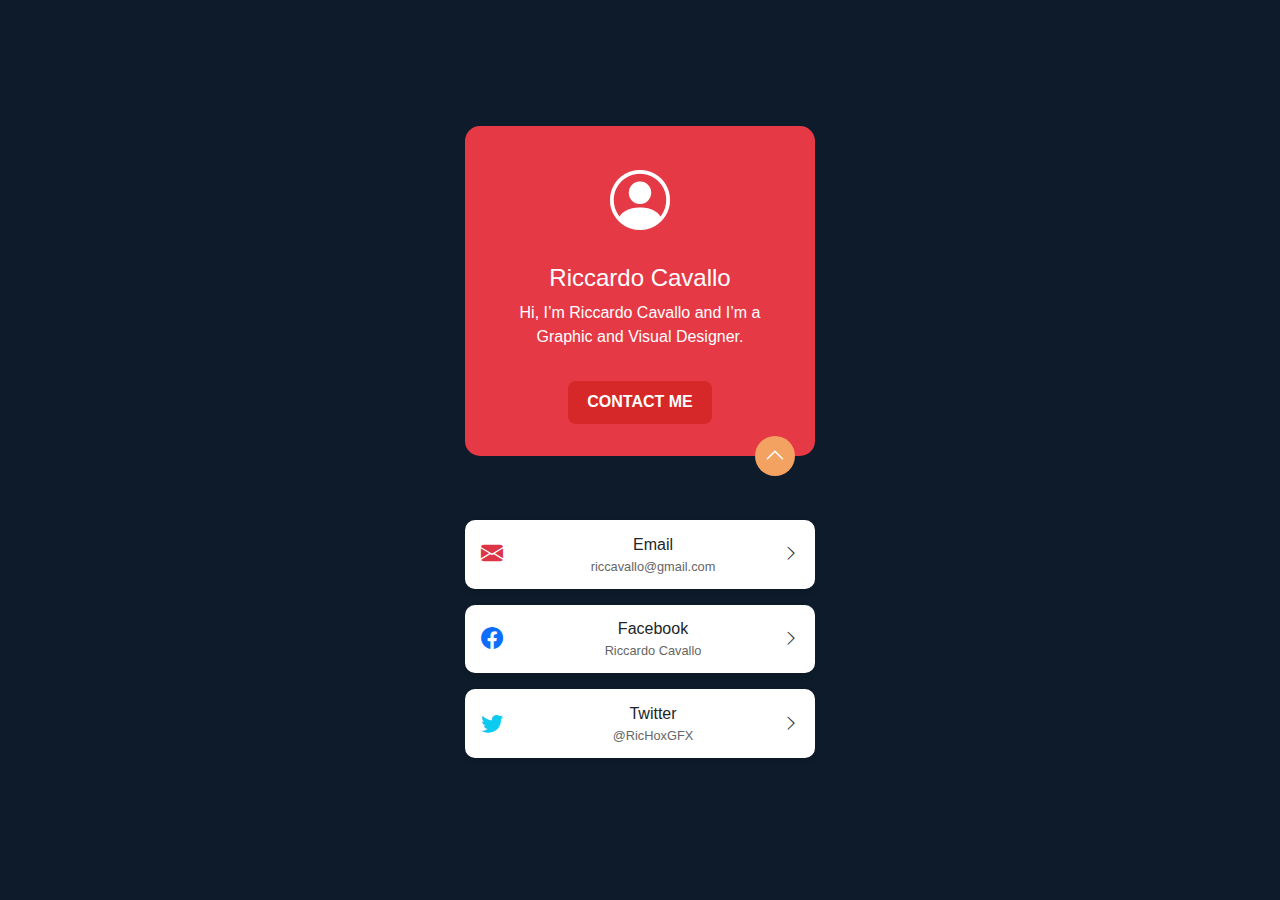
<file: views/index.html>
<!DOCTYPE html>
<html lang="en">
<head>
  <meta charset="UTF-8">
  <meta name="viewport" content="width=device-width, initial-scale=1.0">
  <title>About - Riccardo Cavallo</title>
  <!-- Bootstrap CSS -->
  <link href="https://cdn.jsdelivr.net/npm/bootstrap@5.3.3/dist/css/bootstrap.min.css" rel="stylesheet">
  <!-- Bootstrap Icons -->
  <link href="https://cdn.jsdelivr.net/npm/bootstrap-icons/font/bootstrap-icons.css" rel="stylesheet">
  <style>
    body {
      background-color: #0d1b2a;
      display: flex;
      justify-content: center;
      align-items: center;
      min-height: 100vh;
      font-family: Arial, sans-serif;
    }
    .profile-card {
      background: #e63946;
      color: white;
      padding: 2rem;
      border-radius: 15px;
      width: 350px;
      text-align: center;
      position: relative;
    }
    .profile-card .avatar {
      font-size: 60px;
      margin-bottom: 1rem;
    }
    .contact-btn {
      background: #d62828;
      border: none;
      color: white;
      padding: 0.6rem 1.2rem;
      border-radius: 8px;
      margin-top: 1rem;
      font-weight: bold;
    }
    .contact-arrow {
      position: absolute;
      bottom: -20px;
      right: 20px;
      background: #f4a261;
      color: #fff;
      border-radius: 50%;
      width: 40px;
      height: 40px;
      display: flex;
      justify-content: center;
      align-items: center;
      font-size: 20px;
    }
    .contact-list {
      margin-top: 4rem;
    }
    .contact-item {
      background: white;
      border-radius: 10px;
      padding: 0.8rem 1rem;
      margin-bottom: 1rem;
      display: flex;
      align-items: center;
      justify-content: space-between;
      box-shadow: 0px 3px 6px rgba(0,0,0,0.1);
    }
    .contact-item .icon {
      display: flex;
      align-items: center;
      font-size: 22px;
      margin-right: 10px;
    }
    .contact-item span {
      flex: 1;
      margin-left: 10px;
    }
    .contact-item small {
      display: block;
      font-size: 0.8rem;
      color: #666;
    }
  </style>
</head>
<body>
  <div class="text-center">
    <!-- Profile Card -->
    <div class="profile-card">
      <div class="avatar"><i class="bi bi-person-circle"></i></div>
      <h4>Riccardo Cavallo</h4>
      <p>Hi, I’m Riccardo Cavallo and I’m a Graphic and Visual Designer.</p>
      <button class="contact-btn">CONTACT ME</button>
      <div class="contact-arrow">
        <i class="bi bi-chevron-up"></i>
      </div>
    </div>

    <!-- Contact List -->
    <div class="contact-list">
      <div class="contact-item">
        <div class="icon text-danger"><i class="bi bi-envelope-fill"></i></div>
        <span>Email <small>riccavallo@gmail.com</small></span>
        <i class="bi bi-chevron-right"></i>
      </div>
      <div class="contact-item">
        <div class="icon text-primary"><i class="bi bi-facebook"></i></div>
        <span>Facebook <small>Riccardo Cavallo</small></span>
        <i class="bi bi-chevron-right"></i>
      </div>
      <div class="contact-item">
        <div class="icon text-info"><i class="bi bi-twitter"></i></div>
        <span>Twitter <small>@RicHoxGFX</small></span>
        <i class="bi bi-chevron-right"></i>
      </div>
    </div>
  </div>

  <!-- Bootstrap JS -->
  <script src="https://cdn.jsdelivr.net/npm/bootstrap@5.3.3/dist/js/bootstrap.bundle.min.js"></script>
</body>
</html>
</file>
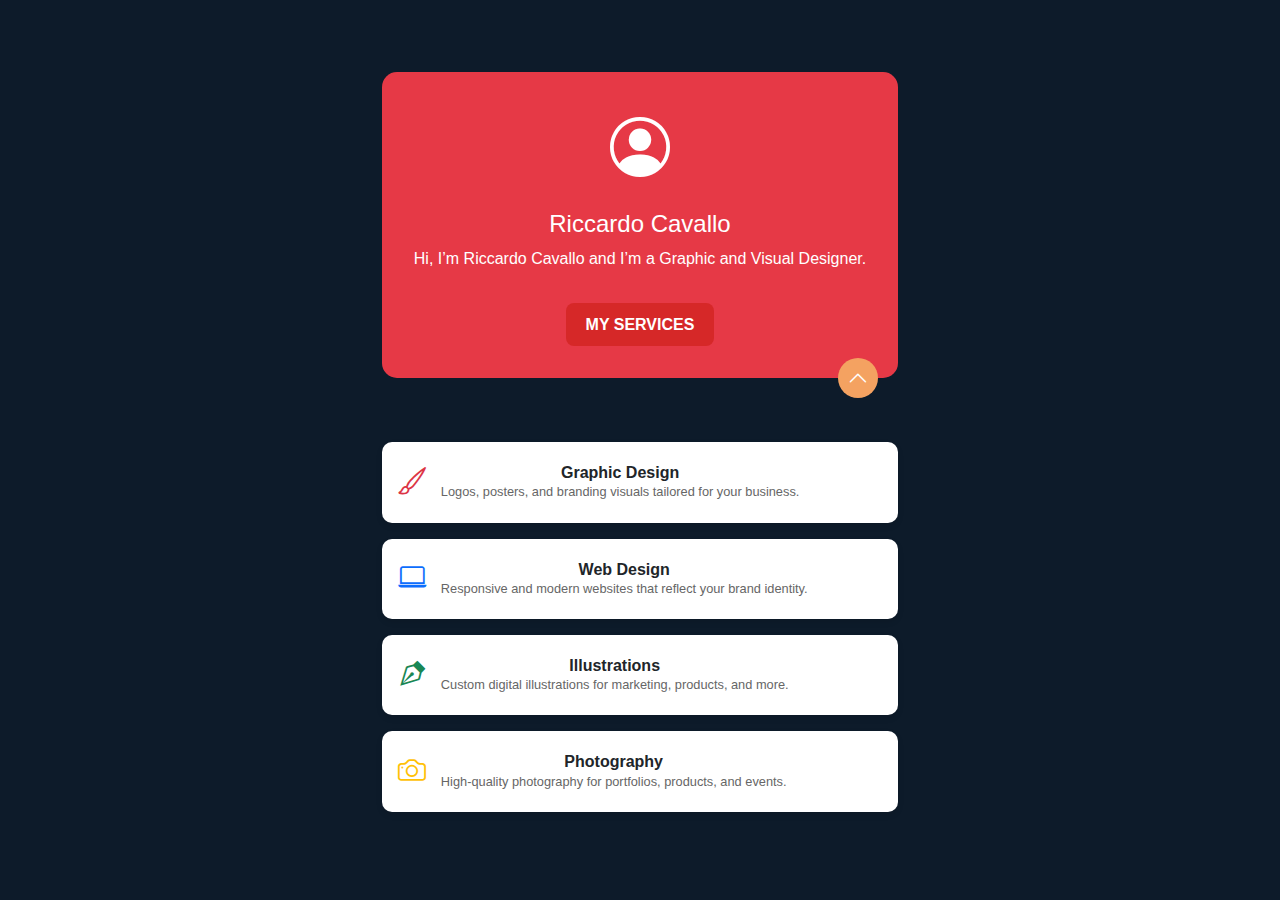
<file: views/nested/services.html>
<!DOCTYPE html>
<html lang="en">
<head>
  <meta charset="UTF-8">
  <meta name="viewport" content="width=device-width, initial-scale=1.0">
  <title>Services - Riccardo Cavallo</title>
  <!-- Bootstrap CSS -->
  <link href="https://cdn.jsdelivr.net/npm/bootstrap@5.3.3/dist/css/bootstrap.min.css" rel="stylesheet">
  <!-- Bootstrap Icons -->
  <link href="https://cdn.jsdelivr.net/npm/bootstrap-icons/font/bootstrap-icons.css" rel="stylesheet">
  <style>
    body {
      background-color: #0d1b2a;
      display: flex;
      justify-content: center;
      align-items: center;
      min-height: 100vh;
      font-family: Arial, sans-serif;
    }
    .profile-card {
      background: #e63946;
      color: white;
      padding: 2rem;
      border-radius: 15px;
      width: 350px;
      text-align: center;
      position: relative;
    }
    .profile-card .avatar {
      font-size: 60px;
      margin-bottom: 1rem;
    }
    .contact-btn {
      background: #d62828;
      border: none;
      color: white;
      padding: 0.6rem 1.2rem;
      border-radius: 8px;
      margin-top: 1rem;
      font-weight: bold;
    }
    .contact-arrow {
      position: absolute;
      bottom: -20px;
      right: 20px;
      background: #f4a261;
      color: #fff;
      border-radius: 50%;
      width: 40px;
      height: 40px;
      display: flex;
      justify-content: center;
      align-items: center;
      font-size: 20px;
    }
    .services-list {
      margin-top: 4rem;
    }
    .service-item {
      background: white;
      border-radius: 10px;
      padding: 1.2rem 1rem;
      margin-bottom: 1rem;
      display: flex;
      align-items: center;
      gap: 15px;
      box-shadow: 0px 3px 6px rgba(0,0,0,0.1);
    }
    .service-item .icon {
      font-size: 28px;
      flex-shrink: 0;
    }
    .service-item h6 {
      margin: 0;
      font-weight: bold;
    }
    .service-item small {
      display: block;
      font-size: 0.8rem;
      color: #666;
    }
  </style>
</head>
<body>
  <div class="text-center">
    <!-- Profile Card -->
    <div class="profile-card w-100">
      <div class="avatar"><i class="bi bi-person-circle"></i></div>
      <h4>Riccardo Cavallo</h4>
      <p>Hi, I’m Riccardo Cavallo and I’m a Graphic and Visual Designer.</p>
      <button class="contact-btn">MY SERVICES</button>
      <div class="contact-arrow">
        <i class="bi bi-chevron-up"></i>
      </div>
    </div>

    <!-- Services List -->
    <div class="services-list">
      <div class="service-item">
        <div class="icon text-danger"><i class="bi bi-brush"></i></div>
        <div>
          <h6>Graphic Design</h6>
          <small>Logos, posters, and branding visuals tailored for your business.</small>
        </div>
      </div>
      <div class="service-item">
        <div class="icon text-primary"><i class="bi bi-laptop"></i></div>
        <div>
          <h6>Web Design</h6>
          <small>Responsive and modern websites that reflect your brand identity.</small>
        </div>
      </div>
      <div class="service-item">
        <div class="icon text-success"><i class="bi bi-vector-pen"></i></div>
        <div>
          <h6>Illustrations</h6>
          <small>Custom digital illustrations for marketing, products, and more.</small>
        </div>
      </div>
      <div class="service-item">
        <div class="icon text-warning"><i class="bi bi-camera"></i></div>
        <div>
          <h6>Photography</h6>
          <small>High-quality photography for portfolios, products, and events.</small>
        </div>
      </div>
    </div>
  </div>

  <!-- Bootstrap JS -->
  <script src="https://cdn.jsdelivr.net/npm/bootstrap@5.3.3/dist/js/bootstrap.bundle.min.js"></script>
</body>
</html>
</file>
